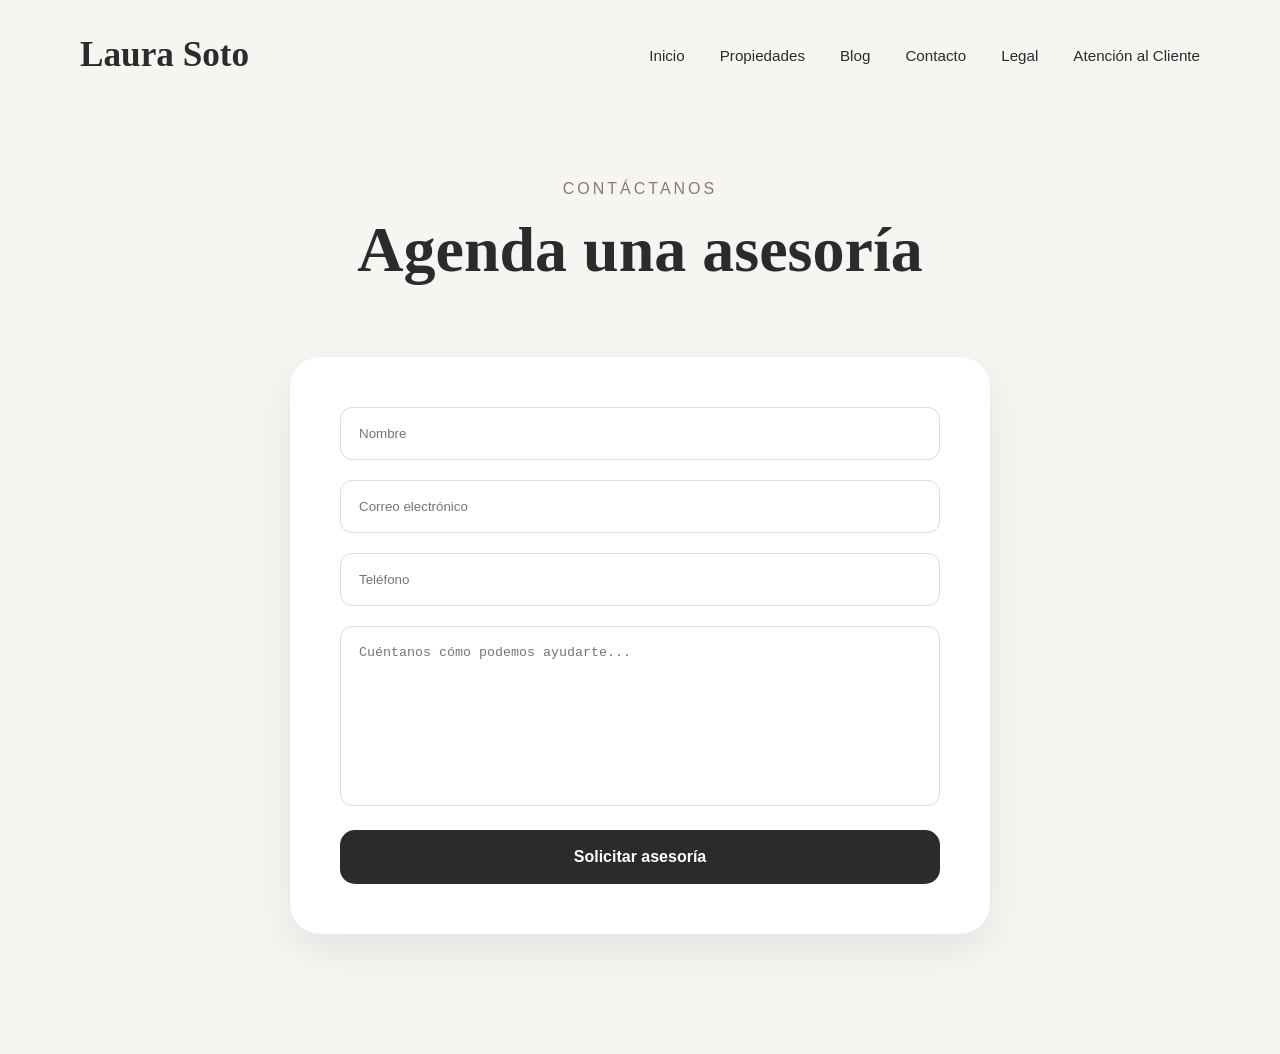
<file: contacto.html>
<!DOCTYPE html>
<html lang="es">

<head>

    <meta charset="UTF-8">

    <meta name="viewport" content="width=device-width, initial-scale=1.0">

    <title>Contacto | Laura Soto</title>

    <link rel="stylesheet" href="style.css">

</head>

<body>

    <header class="navbar navbar-light">

        <div class="logo">
            Laura Soto
        </div>

        <button class="menu-toggle" onclick="toggleMenu()">
          ☰
        </button>

        <nav id="menu">
            <a href="index.html">Inicio</a>
            <a href="propiedades.html">Propiedades</a>
            <a href="blog.html">Blog</a>
            <a href="contacto.html">Contacto</a>
            <a href="legal.html">Legal</a>
            <a href="buzon.html">Atención al Cliente</a>
        </nav>

    </header>

    <section class="featured" style="padding-top:180px;">

        <div class="section-header">

            <p>Contáctanos</p>

            <h2>Agenda una asesoría</h2>

        </div>

        <div
            style="
            max-width:700px;
            margin:auto;
            background:white;
            padding:50px;
            border-radius:30px;
            box-shadow:0 15px 40px rgba(0,0,0,.08);
            ">

            <form id="contactForm">

                <input
                    type="text"
                    id="nombre"
                    placeholder="Nombre"
                    required
                    style="
                    width:100%;
                    padding:18px;
                    margin-bottom:20px;
                    border:1px solid #ddd;
                    border-radius:12px;
                    "
                >

                <input
                    type="email"
                    id="correo"
                    placeholder="Correo electrónico"
                    required
                    style="
                    width:100%;
                    padding:18px;
                    margin-bottom:20px;
                    border:1px solid #ddd;
                    border-radius:12px;
                    "
                >

                <input
                    type="tel"
                    id="telefono"
                    placeholder="Teléfono"
                    required
                    style="
                    width:100%;
                    padding:18px;
                    margin-bottom:20px;
                    border:1px solid #ddd;
                    border-radius:12px;
                    "
                >

                <textarea
                    id="mensaje"
                    placeholder="Cuéntanos cómo podemos ayudarte..."
                    required
                    style="
                    width:100%;
                    height:180px;
                    padding:18px;
                    margin-bottom:20px;
                    border:1px solid #ddd;
                    border-radius:12px;
                    resize:none;
                    "
                ></textarea>

                <button
                    type="submit"
                    style="
                    width:100%;
                    padding:18px;
                    background:#2b2b2b;
                    color:white;
                    border:none;
                    border-radius:15px;
                    cursor:pointer;
                    font-size:16px;
                    font-weight:600;
                    "
                >

                    Solicitar asesoría

                </button>

            </form>

        </div>

    </section>

    <script>

        document
        .getElementById("contactForm")
        .addEventListener("submit", function(e){

            e.preventDefault();

            const nombre =
            document.getElementById("nombre").value;

            const correo =
            document.getElementById("correo").value;

            const telefono =
            document.getElementById("telefono").value;

            const mensaje =
            document.getElementById("mensaje").value;

            const texto =
`Hola Laura Soto.

Nombre: ${nombre}

Correo: ${correo}

Teléfono: ${telefono}

Mensaje:
${mensaje}`;
            const whatsapp =
            `https://wa.me/522292949468?text=${encodeURIComponent(texto)}`;

            window.open(whatsapp, "_blank");

        });

    </script>


  <script>
        function toggleMenu(){
        const menu =
        document.getElementById("menu");

        const boton =
        document.querySelector(".menu-toggle");

        menu.classList.toggle("active");

        if(menu.classList.contains("active")){

            boton.innerHTML = "✕";

        }else{

            boton.innerHTML = "☰";

        }

        }
  </script>
</body>

</html>
</file>
<file: style.css>
*{
  margin:0;
  padding:0;
  box-sizing:border-box;
}

body{
  font-family:'Manrope', sans-serif;
  background:#f7f5f2;
  color:#2b2b2b;
}

/* NAVBAR */

.navbar{

  position:absolute;
  width:100%;

  display:flex;
  justify-content:space-between;
  align-items:center;

  padding:35px 80px;

  z-index:9999;
}

/* NAVBAR PARA PAGINAS CLARAS */

.navbar-light .logo{
  color:#2b2b2b;
}

.navbar-light nav a{
  color:#2b2b2b;
}

.navbar-light nav a:hover{
  opacity:.7;
}

.logo{

  font-family:'Cormorant Garamond', serif;

  font-size:2.2rem;
  font-weight:600;

  color:white;
}

nav{

  display:flex;
  gap:35px;
}

nav a{

  color:white;
  text-decoration:none;

  font-size:.95rem;
  font-weight:500;

  transition:.3s;
}

nav a:hover{

  opacity:.7;
}

/* HERO */

.hero{

  height:100vh;

  background:
  linear-gradient(rgba(0,0,0,.35), rgba(0,0,0,.35)),
  url('https://images.unsplash.com/photo-1600585154526-990dced4db0d?q=80&w=1800&auto=format&fit=crop');

  background-size:cover;
  background-position:center;

  display:flex;
  align-items:center;

  padding:0 80px;
}

.hero-content{

  max-width:700px;
}

.tag{

  color:#d9cbb8;

  text-transform:uppercase;
  letter-spacing:4px;

  margin-bottom:25px;

  font-size:.9rem;
}

.hero h1{

  font-family:'Cormorant Garamond', serif;

  font-size:5rem;
  line-height:1;

  color:white;

  margin-bottom:30px;
}

.hero-text{

  color:#f0f0f0;

  font-size:1.1rem;
  line-height:1.8;

  max-width:550px;

  margin-bottom:40px;
}

.hero-buttons{

  display:flex;
  gap:20px;
}

.btn-primary{

  background:#ffffff;
  color:#2b2b2b;

  padding:16px 34px;

  border-radius:50px;

  text-decoration:none;
  font-weight:600;

  transition:.3s;
}

.btn-primary:hover{

  transform:translateY(-4px);
}

.btn-secondary{

  border:1px solid rgba(255,255,255,.5);

  color:white;

  padding:16px 34px;

  border-radius:50px;

  text-decoration:none;

  transition:.3s;
}

.btn-secondary:hover{

  background:white;
  color:black;
}

/* FEATURED */

.featured{

  padding:120px 80px;
}

.section-header{

  text-align:center;

  margin-bottom:70px;
}

.section-header p{

  color:#8c7b6b;

  letter-spacing:3px;
  text-transform:uppercase;

  margin-bottom:15px;
}

.section-header h2{

  font-family:'Cormorant Garamond', serif;

  font-size:4rem;
  font-weight:600;
}

.cards{

  display:grid;

  grid-template-columns:repeat(4, 1fr);

  gap:35px;

  align-items:start;

  max-width:1600px;
  margin:auto;
}

.card{

  background:white;

  border-radius:30px;

  overflow:hidden;

  transition:.4s;

  box-shadow:0 15px 40px rgba(0,0,0,.06);

  display:flex;
  flex-direction:column;

  height:100%;
}

.card-info{

  padding:35px;

  display:flex;
  flex-direction:column;

  flex:1;
}

.card-info strong{

  font-size:1.2rem;

  color:#2b2b2b;

  margin-top:auto;
}

.card:hover{

  transform:translateY(-10px);
}

.card img{

  width:100%;

  height:260px;

  object-fit:cover;

  display:block;
}

.card-info h3{

  font-size:2rem;

  font-family:'Cormorant Garamond', serif;

  margin-bottom:10px;
}

.card-info span{

  color:#8c7b6b;

  display:block;

  margin-bottom:18px;
}

.card-info p{

  color:#666;

  line-height:1.8;

  margin-bottom:25px;
}

.card-info strong{

  font-size:1.2rem;

  color:#2b2b2b;
}

/* CTA */

.cta{

  padding:120px 30px;
}

.cta-box{

  max-width:1200px;

  margin:auto;

  background:#ece5dc;

  border-radius:40px;

  padding:100px 60px;

  text-align:center;
}

.cta-box p{

  text-transform:uppercase;

  letter-spacing:4px;

  color:#8c7b6b;

  margin-bottom:20px;
}

.cta-box h2{

  font-family:'Cormorant Garamond', serif;

  font-size:4rem;

  line-height:1.1;

  max-width:800px;

  margin:auto auto 35px;
}

.cta-box a{

  display:inline-block;

  background:#2b2b2b;
  color:white;

  text-decoration:none;

  padding:16px 34px;

  border-radius:50px;

  transition:.3s;
}

.cta-box a:hover{

  transform:translateY(-4px);
}

/* GRID PROPIEDADES */

@media(max-width:1400px){

  .cards{

    grid-template-columns:repeat(3, 1fr);
  }
}

@media(max-width:1100px){

  .cards{

    grid-template-columns:repeat(2, 1fr);
  }
}

@media(max-width:768px){

  .cards{

    grid-template-columns:1fr;
  }
}

/* YOUTUBE */

.youtube-section{

  padding:0 30px 120px;
}

.youtube-box{

  max-width:1200px;

  margin:auto;

  background:#2b2b2b;

  border-radius:40px;

  padding:100px 60px;

  text-align:center;
}

.youtube-box p{

  color:#d9cbb8;

  text-transform:uppercase;

  letter-spacing:4px;

  margin-bottom:20px;
}

.youtube-box h2{

  color:white;

  font-family:'Cormorant Garamond', serif;

  font-size:3.5rem;

  line-height:1.2;

  max-width:850px;

  margin:auto auto 35px;
}

.youtube-btn{

  display:inline-block;

  background:#ff0000;

  color:white;

  text-decoration:none;

  padding:18px 36px;

  border-radius:50px;

  font-weight:600;

  transition:.3s;
}

.youtube-btn:hover{

  transform:translateY(-4px);

  background:#cc0000;
}

/* MODAL */

.modal{

  display:none;

  position:fixed;

  top:0;
  left:0;

  width:100%;
  height:100%;

  background:rgba(0,0,0,.75);

  z-index:9999;

  justify-content:center;
  align-items:center;

  padding:25px;
}

.modal-content{

  background:white;

  width:100%;
  max-width:1000px;

  max-height:90vh;

  overflow-y:auto;

  border-radius:30px;

  padding:35px;

  position:relative;

  scrollbar-width:thin;
}

.modal-content img{

  width:100%;

  height:500px;

  object-fit:cover;

  border-radius:20px;

  margin-bottom:30px;
}

.modal-content h2{

  font-family:'Cormorant Garamond', serif;

  font-size:3.2rem;

  margin-bottom:10px;
}

.modal-content h3{

  font-size:2.2rem;

  margin:30px 0;
}

.modal-content p{

  line-height:1.8;

  color:#555;
}

.ubicacion{

  color:#8c7b6b;

  font-size:1.05rem;

  margin-bottom:25px;
}

.cerrar{

  position:sticky;

  top:0;

  float:right;

  font-size:42px;

  font-weight:300;

  cursor:pointer;

  background:white;

  padding:0 10px;

  border-radius:10px;

  z-index:1000;
}

.modal-caracteristicas{

  display:grid;

  grid-template-columns:repeat(2,1fr);

  gap:15px;

  margin:30px 0;
}

.modal-caracteristicas div{

  background:#f7f5f2;

  padding:15px;

  border-radius:15px;

  font-weight:500;
}

.modal-btn{

  display:inline-block;

  width:100%;

  text-align:center;

  margin-top:15px;

  background:#2b2b2b;

  color:white;

  text-decoration:none;

  padding:18px 35px;

  border-radius:50px;

  font-weight:600;

  transition:.3s;
}

.modal-btn:hover{

  transform:translateY(-4px);
}

/* DETALLES DE PROPIEDAD */

.property-details{

  display:grid;

  grid-template-columns:
  repeat(auto-fit,minmax(180px,1fr));

  gap:20px;

  margin:30px 0;
}

.property-details div{

  background:#f7f5f2;

  padding:20px;

  border-radius:15px;

  text-align:center;

  box-shadow:0 5px 15px rgba(0,0,0,.05);
}

.property-details strong{

  display:block;

  margin-bottom:10px;

  color:#2b2b2b;
}

.property-details p{

  color:#666;

  font-size:1rem;
}

/* AMENIDADES */

.modal-subtitle{

  font-family:'Cormorant Garamond', serif;

  font-size:2rem;

  margin-top:35px;
  margin-bottom:15px;

  color:#2b2b2b;
}

/* GALERIA */

.galeria-principal img{

  width:100%;

  height:500px;

  object-fit:cover;

  border-radius:20px;

  margin-bottom:15px;
}

.miniaturas{

  display:grid;

  grid-template-columns:repeat(4,1fr);

  gap:10px;

  margin-bottom:30px;
}

.miniaturas img{

  width:100%;

  height:100px;

  object-fit:cover;

  border-radius:10px;

  cursor:pointer;

  transition:.3s;

  border:3px solid transparent;
}

.miniaturas img:hover{

  transform:scale(1.05);

  border-color:#d9cbb8;
}


/* =========================
   RESPONSIVE GENERAL MÓVIL
========================= */

@media(max-width:768px){

  /* NAVBAR */

  .navbar{

    position:absolute;

    top:0;
    left:0;

    padding:20px;

    flex-direction:row;

    justify-content:space-between;

    align-items:center;
  }

  .logo{
    font-size:2rem;

    color:white;

    text-shadow:0 2px 10px rgba(0,0,0,.5);
  }

  .menu-toggle{
    display:block !important;

    background:none;

    border:none;

    font-size: 2rem;

    color: white;

    cursor:pointer;

    z-index:1001;
  }

  nav{

    display:none;

    position:absolute;

    top:100%;

    left: 10px;

    width:calc(100% - 20px);

    background:white;

    padding:20px;

    flex-direction:column;

    align-items:center;

    gap:15px;
    
    border-radius:20px;

    box-shadow:0 10px 30px rgba(0,0,0,.1);

    z-index:999;

    animation:menuFade 0.3s ease;
  }

  nav.active{

    display:flex;
  }

  nav a{

    color:#2b2b2b;

    font-size:1rem;
  }

  /* HERO */

  .hero{

    min-height: 100vh;

    padding:120px 20px 40px;

    text-align:center;
  }

  .hero-content{

    max-width:100%;
  }

  .hero h1{

    font-size:2.7rem;

    line-height:1.15;
  }

  .hero-text{

    font-size:1rem;

    line-height:1.6;

    margin:auto auto 30px;
  }

  .hero-buttons{

    flex-direction:column;

    width:100%;
  }

  .hero-buttons a{

    width:100%;
  }

  /* SECCIONES */

  .featured{

    padding:70px 20px;
  }

  .section-header{

    margin-bottom:40px;
  }

  .section-header h2{

    font-size:2.4rem;
  }

  /* CARDS */

  .cards{

    grid-template-columns:1fr;

    gap:25px;
  }

  .card img{

    height:220px;
  }

  .card-info{

    padding:25px;
  }

  .card-info h3{

    font-size:1.8rem;
  }

  /* CTA */

  .cta{

    padding:70px 20px;
  }

  .cta-box{

    padding:50px 20px;
  }

  .cta-box h2{

    font-size:2rem;
  }

  /* YOUTUBE */

  .youtube-section{

    padding:0 20px 70px;
  }

  .youtube-box{

    padding:50px 20px;
  }

  .youtube-box h2{

    font-size:2rem;

    line-height:1.3;
  }

  .youtube-box p{

    font-size:.85rem;

    letter-spacing:2px;
  }

  .youtube-btn{

    width:100%;

    max-width:300px;
  }

  /* MODAL */

  .modal{

    padding:10px;
  }

  .modal-content{

    padding:20px;

    border-radius:20px;

    max-height:95vh;
  }

  .modal-content h2{

    font-size:2rem;
  }

  .modal-content h3{

    font-size:1.4rem;
  }

  .cerrar{

    font-size:34px;
  }

  /* GALERÍA */

  .galeria-principal img{

    height:220px;
  }

  .miniaturas{

    grid-template-columns:repeat(2,1fr);

    gap:8px;
  }

  .miniaturas img{

    height:80px;
  }

  /* DETALLES */

  .property-details{

    grid-template-columns:1fr;

    gap:12px;
  }

  .property-details div{

    padding:15px;
  }

  /* BOTONES MODAL */

  .modal-btn{

    width:100%;

    text-align:center;

    margin-bottom:10px;
  }

}

/* MENU HAMBURGUESA */

.menu-toggle{

  display:none;

  background:none;

  border:none;

  font-size:2rem;

  cursor:pointer;

  color:white;

  padding: 5px 10px;

  z-index:1001;
}

.navbar-light .menu-toggle{

  color:#2b2b2b;
}

@keyframes menuFade{
  from{
    opacity:0;
    transform:translateY(-10px);
  }
  to{
    opacity:1;
    transform:translateY(0);
  }
}
</file>
